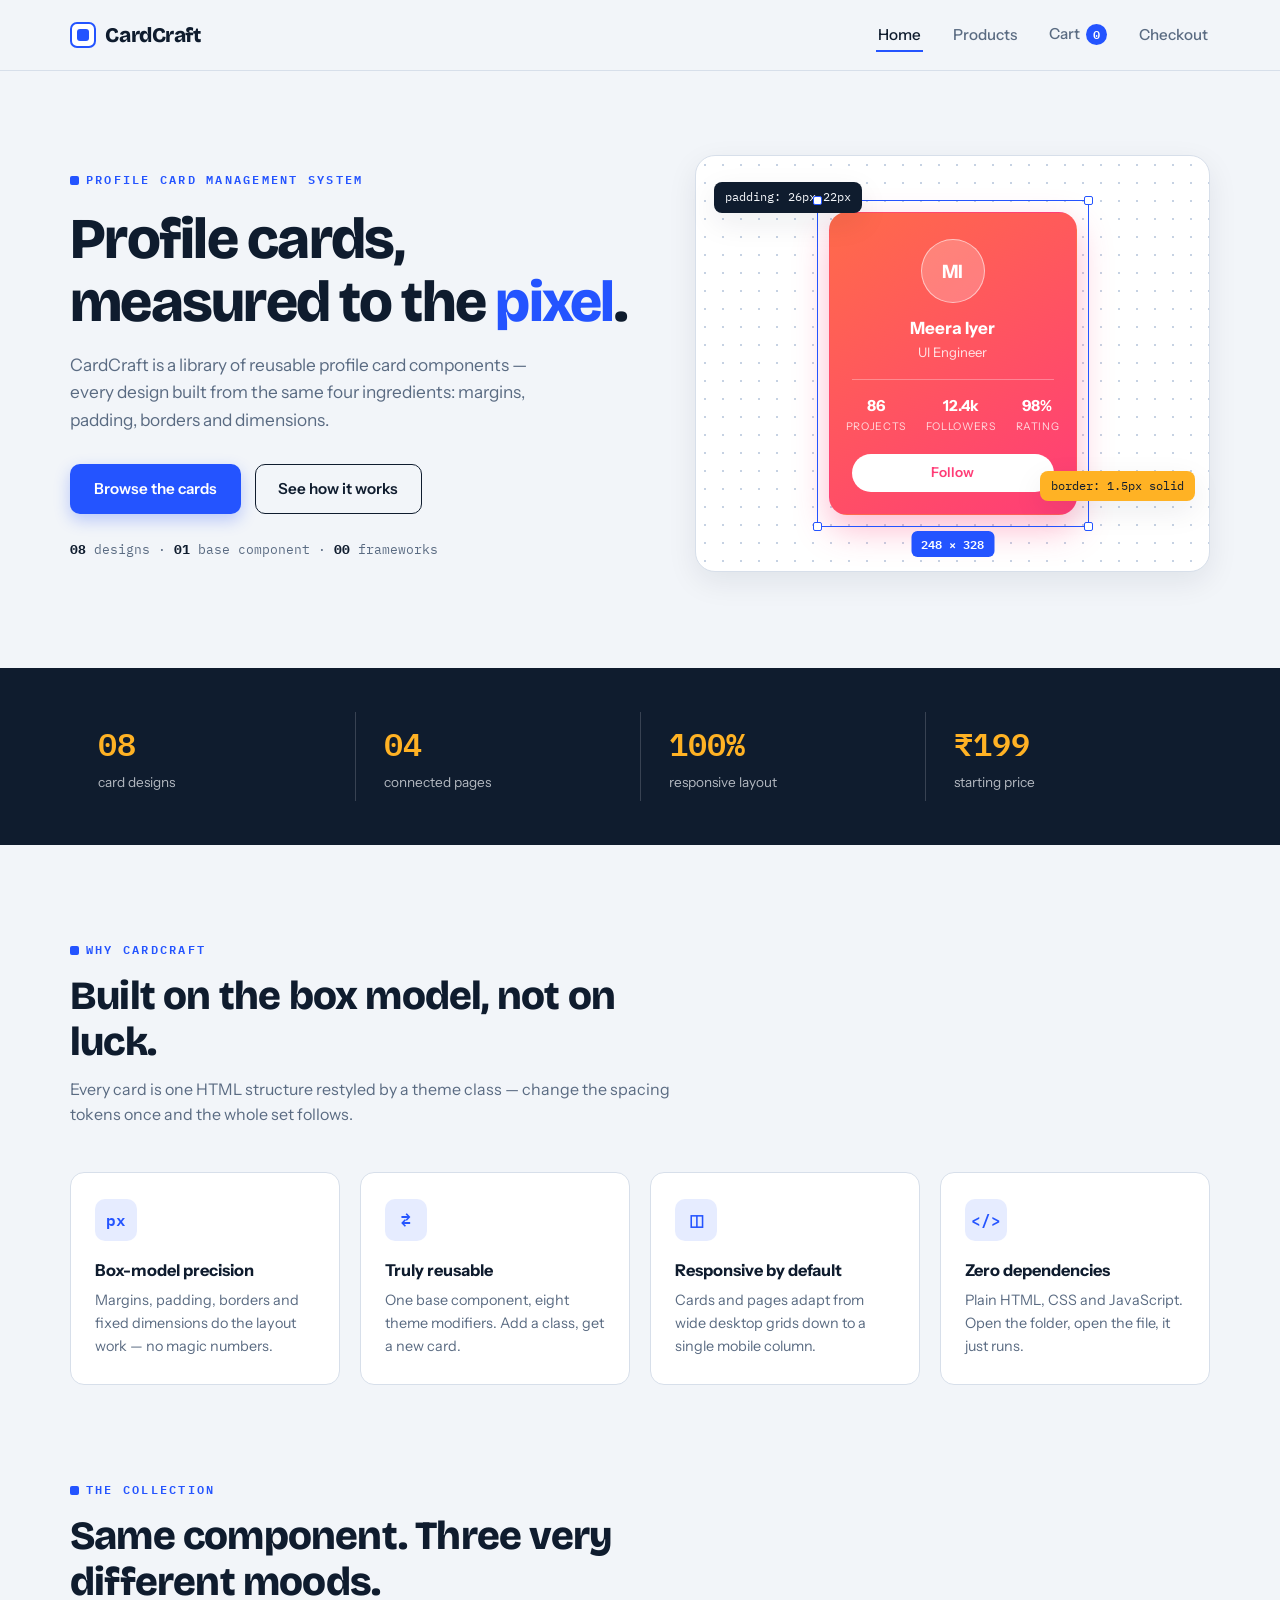
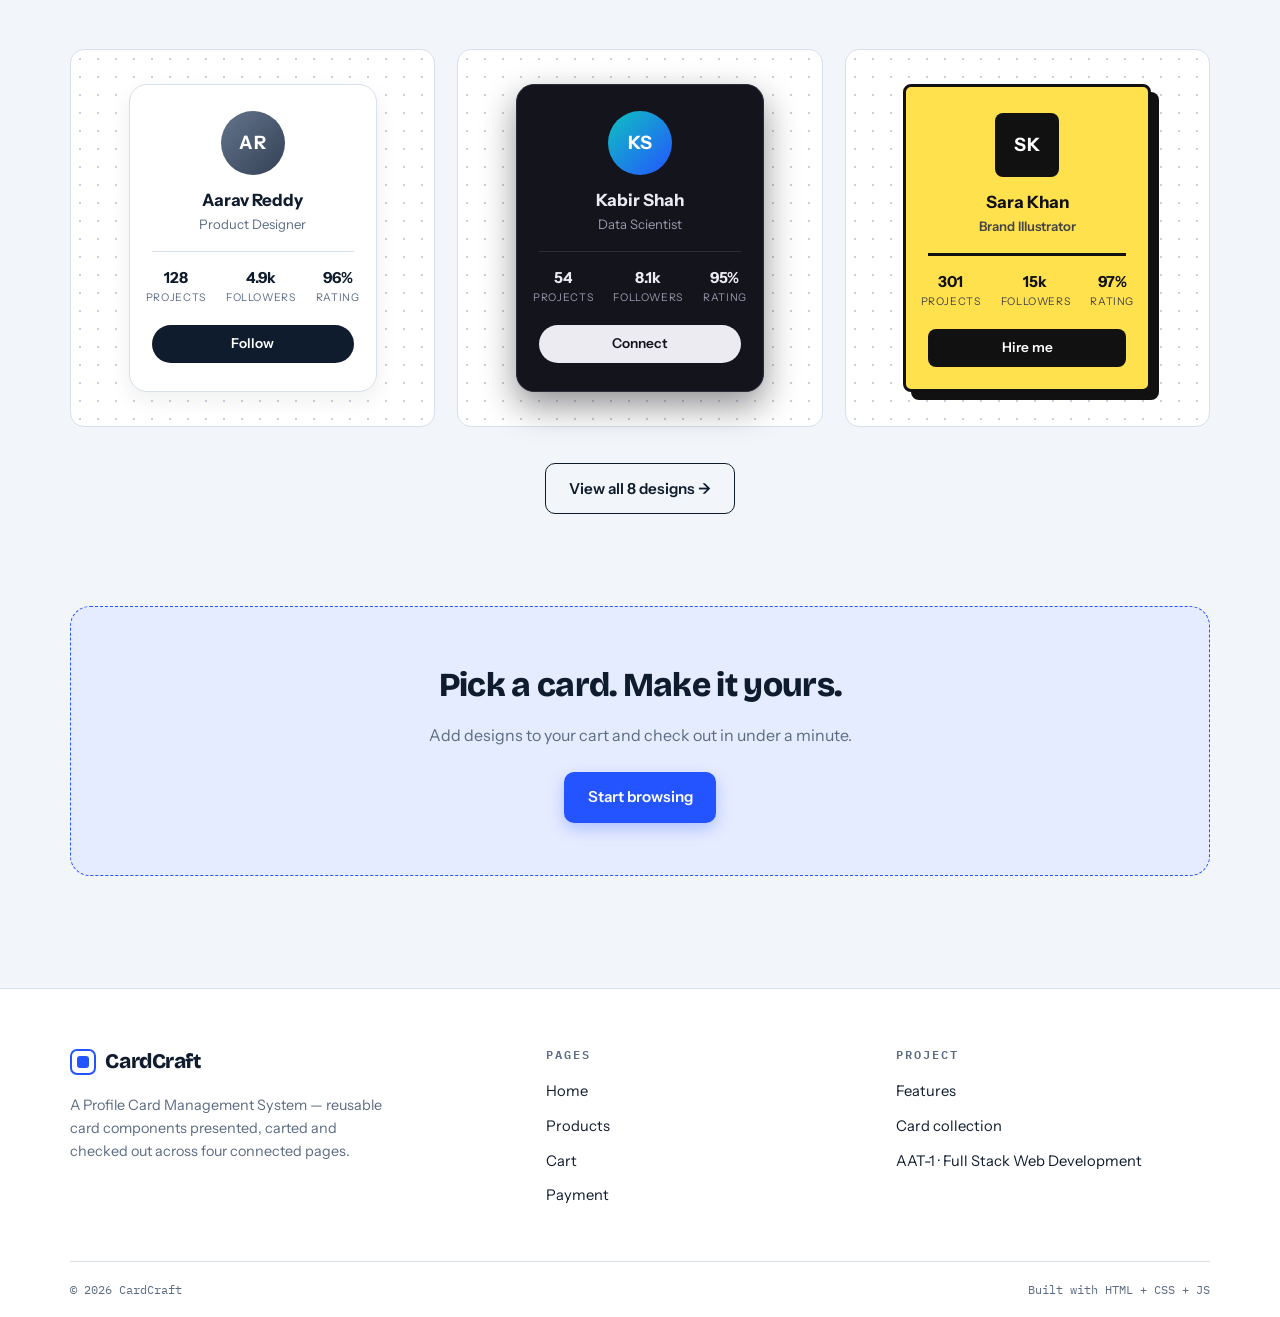
<file: index.html>
<!DOCTYPE html>
<html lang="en">
<head>
  <meta charset="UTF-8" />
  <meta name="viewport" content="width=device-width, initial-scale=1.0" />
  <title>CardCraft — Profile Card Management System</title>
  <meta name="description" content="A shop for reusable profile card components built with margins, padding, borders and dimensions." />
  <link rel="preconnect" href="https://fonts.googleapis.com" />
  <link rel="preconnect" href="https://fonts.gstatic.com" crossorigin />
  <link href="https://fonts.googleapis.com/css2?family=Bricolage+Grotesque:wght@600;800&family=IBM+Plex+Mono:wght@400;500;600&family=Instrument+Sans:wght@400;500;600;700&display=swap" rel="stylesheet" />
  <link rel="stylesheet" href="style.css" />
</head>
<body data-page="home">

  <!-- ═══════════ NAVBAR ═══════════ -->
  <header class="navbar">
    <div class="container nav-inner">
      <a href="index.html" class="brand"><span class="brand-mark"></span>CardCraft</a>
      <button class="burger" id="burger" aria-label="Open menu" aria-expanded="false">
        <span></span><span></span><span></span>
      </button>
      <ul class="nav-links" id="navLinks">
        <li><a href="index.html" class="active">Home</a></li>
        <li><a href="products.html">Products</a></li>
        <li><a href="cart.html" class="cart-link">Cart <span class="cart-badge" id="cartCount">0</span></a></li>
        <li><a href="payment.html">Checkout</a></li>
      </ul>
    </div>
  </header>

  <main>
    <!-- ═══════════ HERO ═══════════ -->
    <section class="hero">
      <div class="container hero-grid">
        <div>
          <span class="eyebrow">Profile Card Management System</span>
          <h1>Profile cards, measured to the <span class="accent">pixel</span>.</h1>
          <p class="hero-sub">
            CardCraft is a library of reusable profile card components — every design
            built from the same four ingredients: margins, padding, borders and dimensions.
          </p>
          <div class="hero-actions">
            <a href="products.html" class="btn btn-primary">Browse the cards</a>
            <a href="#features" class="btn btn-ghost">See how it works</a>
          </div>
          <p class="hero-note"><b>08</b> designs &middot; <b>01</b> base component &middot; <b>00</b> frameworks</p>
        </div>

        <!-- signature element: card on a design-tool canvas, selected -->
        <div class="canvas" aria-hidden="true">
          <div class="selection">
            <span class="handle tl"></span><span class="handle tr"></span>
            <span class="handle bl"></span><span class="handle br"></span>
            <div id="heroCard"></div>
            <span class="dim-tag">248 &times; 328</span>
          </div>
          <span class="spec-chip chip-1">padding: 26px 22px</span>
          <span class="spec-chip amber chip-2">border: 1.5px solid</span>
        </div>
      </div>
    </section>

    <!-- ═══════════ SPEC STRIP ═══════════ -->
    <section class="spec-strip">
      <div class="container spec-grid">
        <div class="spec-item"><b>08</b><span>card designs</span></div>
        <div class="spec-item"><b>04</b><span>connected pages</span></div>
        <div class="spec-item"><b>100%</b><span>responsive layout</span></div>
        <div class="spec-item"><b>&#8377;199</b><span>starting price</span></div>
      </div>
    </section>

    <!-- ═══════════ FEATURES ═══════════ -->
    <section class="section" id="features">
      <div class="container">
        <div class="section-head">
          <span class="eyebrow">Why CardCraft</span>
          <h2>Built on the box model, not on luck.</h2>
          <p>Every card is one HTML structure restyled by a theme class — change the
             spacing tokens once and the whole set follows.</p>
        </div>
        <div class="features-grid">
          <article class="feature">
            <div class="feature-icon">px</div>
            <h3>Box-model precision</h3>
            <p>Margins, padding, borders and fixed dimensions do the layout work — no magic numbers.</p>
          </article>
          <article class="feature">
            <div class="feature-icon">&#8644;</div>
            <h3>Truly reusable</h3>
            <p>One base component, eight theme modifiers. Add a class, get a new card.</p>
          </article>
          <article class="feature">
            <div class="feature-icon">&#9707;</div>
            <h3>Responsive by default</h3>
            <p>Cards and pages adapt from wide desktop grids down to a single mobile column.</p>
          </article>
          <article class="feature">
            <div class="feature-icon">&lt;/&gt;</div>
            <h3>Zero dependencies</h3>
            <p>Plain HTML, CSS and JavaScript. Open the folder, open the file, it just runs.</p>
          </article>
        </div>
      </div>
    </section>

    <!-- ═══════════ SHOWCASE ═══════════ -->
    <section class="section" style="padding-top:0;">
      <div class="container">
        <div class="section-head">
          <span class="eyebrow">The collection</span>
          <h2>Same component. Three very different moods.</h2>
        </div>
        <div class="showcase-grid" id="showcase">
          <!-- filled by js/script.js -->
        </div>
        <div class="showcase-more">
          <a href="products.html" class="btn btn-ghost">View all 8 designs &rarr;</a>
        </div>
      </div>
    </section>

    <!-- ═══════════ CTA ═══════════ -->
    <section class="section" style="padding-top:0;">
      <div class="container">
        <div class="cta-band">
          <h2>Pick a card. Make it yours.</h2>
          <p>Add designs to your cart and check out in under a minute.</p>
          <a href="products.html" class="btn btn-primary">Start browsing</a>
        </div>
      </div>
    </section>
  </main>

  <!-- ═══════════ FOOTER ═══════════ -->
  <footer class="footer">
    <div class="container">
      <div class="footer-grid">
        <div>
          <a href="index.html" class="brand"><span class="brand-mark"></span>CardCraft</a>
          <p class="footer-blurb">A Profile Card Management System — reusable card components
             presented, carted and checked out across four connected pages.</p>
        </div>
        <div>
          <h4>Pages</h4>
          <ul>
            <li><a href="index.html">Home</a></li>
            <li><a href="products.html">Products</a></li>
            <li><a href="cart.html">Cart</a></li>
            <li><a href="payment.html">Payment</a></li>
          </ul>
        </div>
        <div>
          <h4>Project</h4>
          <ul>
            <li><a href="#features">Features</a></li>
            <li><a href="products.html">Card collection</a></li>
            <li><a href="#">AAT-1 · Full Stack Web Development</a></li>
          </ul>
        </div>
      </div>
      <div class="footer-bottom">
        <span>&copy; 2026 CardCraft</span>
        <span>Built with HTML + CSS + JS</span>
      </div>
    </div>
  </footer>

  <div class="toast" id="toast" role="status" aria-live="polite"></div>
  <script src="script.js" defer></script>
</body>
</html>
</file>
<file: style.css>
/* ═══════════════════════════════════════════════════════════════
   CARDCRAFT — Profile Card Management System  (AAT-1)
   style.css — single shared stylesheet for all four pages
   Design language: "design-tool blueprint" — dotted canvas,
   selection outlines, and dimension labels, because this project
   is literally about margins, padding, borders and dimensions.
   ═══════════════════════════════════════════════════════════════ */

/* ───────────────────────── 1. Design tokens ───────────────────────── */
:root {
  /* palette */
  --paper: #f2f5f9;        /* blueprint paper background   */
  --panel: #ffffff;        /* raised surfaces              */
  --ink:   #0f1c2e;        /* primary text (deep navy)     */
  --muted: #5a6b82;        /* secondary text               */
  --line:  #d7dfea;        /* hairlines and borders        */
  --dot:   #c6d2e3;        /* canvas grid dots             */
  --blue:  #2454ff;        /* selection blue (accent)      */
  --blue-ink: #1b41e6;     /* accent hover                 */
  --blue-soft: #e6ecff;    /* accent tint                  */
  --amber: #ffb224;        /* highlight / badge            */
  --red:   #e5484d;        /* validation errors            */
  --green: #18a06a;        /* success                      */

  /* type */
  --font-display: "Bricolage Grotesque", "Arial Black", sans-serif;
  --font-body: "Instrument Sans", "Segoe UI", Arial, sans-serif;
  --font-mono: "IBM Plex Mono", "Courier New", monospace;

  /* geometry */
  --radius: 14px;
  --radius-sm: 10px;
  --shadow: 0 10px 30px rgba(15, 28, 46, 0.08);
  --shadow-lift: 0 16px 40px rgba(15, 28, 46, 0.14);
}

/* ───────────────────────── 2. Reset & base ───────────────────────── */
* { margin: 0; padding: 0; box-sizing: border-box; }

html { scroll-behavior: smooth; }

body {
  font-family: var(--font-body);
  background: var(--paper);
  color: var(--ink);
  line-height: 1.6;
  -webkit-font-smoothing: antialiased;
}

img { max-width: 100%; display: block; }
a { color: inherit; text-decoration: none; }
button { font-family: inherit; cursor: pointer; }
input, select { font-family: inherit; }

:focus-visible {
  outline: 2px solid var(--blue);
  outline-offset: 3px;
  border-radius: 4px;
}

.container { width: min(1140px, 92%); margin-inline: auto; }

/* mono eyebrow label used above every section heading */
.eyebrow {
  font-family: var(--font-mono);
  font-size: 0.78rem;
  font-weight: 600;
  letter-spacing: 0.18em;
  text-transform: uppercase;
  color: var(--blue);
  display: inline-flex;
  align-items: center;
  gap: 0.55em;
}
.eyebrow::before {
  content: "";
  width: 9px; height: 9px;
  background: var(--blue);
  border-radius: 2px;
}

.section { padding: 92px 0; }
.section-head { max-width: 620px; margin-bottom: 44px; }
.section-head h2 {
  font-family: var(--font-display);
  font-size: clamp(1.7rem, 3.4vw, 2.5rem);
  font-weight: 800;
  line-height: 1.15;
  letter-spacing: -0.02em;
  margin-top: 10px;
}
.section-head p { color: var(--muted); margin-top: 12px; }

/* ───────────────────────── 3. Buttons ───────────────────────── */
.btn {
  display: inline-flex;
  align-items: center;
  justify-content: center;
  gap: 0.5em;
  padding: 0.8em 1.5em;
  border-radius: var(--radius-sm);
  border: 1.5px solid transparent;
  font-weight: 600;
  font-size: 0.95rem;
  transition: transform 0.15s ease, background 0.15s ease, box-shadow 0.15s ease;
}
.btn:active { transform: translateY(1px); }

.btn-primary {
  background: var(--blue);
  color: #fff;
  box-shadow: 0 6px 16px rgba(36, 84, 255, 0.28);
}
.btn-primary:hover { background: var(--blue-ink); }

.btn-ghost {
  background: transparent;
  color: var(--ink);
  border-color: var(--ink);
}
.btn-ghost:hover { background: var(--ink); color: var(--paper); }

.btn-block { width: 100%; }
.btn[disabled] { opacity: 0.45; cursor: not-allowed; box-shadow: none; }

/* ───────────────────────── 4. Navbar ───────────────────────── */
.navbar {
  position: sticky;
  top: 0;
  z-index: 50;
  background: rgba(242, 245, 249, 0.88);
  backdrop-filter: blur(10px);
  border-bottom: 1.5px solid var(--line);
}
.nav-inner {
  display: flex;
  align-items: center;
  justify-content: space-between;
  padding: 16px 0;
}
.brand {
  font-family: var(--font-display);
  font-weight: 800;
  font-size: 1.3rem;
  letter-spacing: -0.02em;
  display: inline-flex;
  align-items: center;
  gap: 0.45em;
}
.brand-mark {
  width: 26px; height: 26px;
  border: 2px solid var(--blue);
  border-radius: 7px;
  position: relative;
  background: var(--panel);
}
.brand-mark::after {
  content: "";
  position: absolute;
  inset: 5px;
  background: var(--blue);
  border-radius: 3px;
}

.nav-links {
  display: flex;
  align-items: center;
  gap: 28px;
  list-style: none;
}
.nav-links a {
  font-weight: 500;
  font-size: 0.95rem;
  color: var(--muted);
  padding: 6px 2px;
  border-bottom: 2px solid transparent;
  transition: color 0.15s ease;
}
.nav-links a:hover { color: var(--ink); }
.nav-links a.active { color: var(--ink); border-bottom-color: var(--blue); }

.cart-link { position: relative; display: inline-flex; align-items: center; gap: 6px; }
.cart-badge {
  min-width: 21px; height: 21px;
  padding: 0 5px;
  border-radius: 999px;
  background: var(--blue);
  color: #fff;
  font-family: var(--font-mono);
  font-size: 0.72rem;
  font-weight: 600;
  display: inline-flex;
  align-items: center;
  justify-content: center;
}

.burger {
  display: none;
  flex-direction: column;
  gap: 5px;
  background: none;
  border: 1.5px solid var(--line);
  border-radius: 8px;
  padding: 9px 10px;
}
.burger span { width: 20px; height: 2px; background: var(--ink); border-radius: 2px; }

/* ───────────────────────── 5. Hero (landing) ───────────────────────── */
.hero { padding: 84px 0 96px; overflow: hidden; }
.hero-grid {
  display: grid;
  grid-template-columns: 1.05fr 0.95fr;
  gap: 56px;
  align-items: center;
}
.hero h1 {
  font-family: var(--font-display);
  font-size: clamp(2.3rem, 5vw, 3.6rem);
  font-weight: 800;
  line-height: 1.08;
  letter-spacing: -0.03em;
  margin-top: 16px;
}
.hero h1 .accent { color: var(--blue); }
.hero-sub { color: var(--muted); font-size: 1.08rem; max-width: 480px; margin-top: 18px; }
.hero-actions { display: flex; gap: 14px; margin-top: 30px; flex-wrap: wrap; }
.hero-note {
  margin-top: 26px;
  font-family: var(--font-mono);
  font-size: 0.8rem;
  color: var(--muted);
}
.hero-note b { color: var(--ink); }

/* the "canvas" — dotted grid stage that holds the signature card */
.canvas {
  position: relative;
  border: 1.5px solid var(--line);
  border-radius: 20px;
  background-color: var(--panel);
  background-image: radial-gradient(var(--dot) 1.2px, transparent 1.2px);
  background-size: 18px 18px;
  padding: 56px 40px;
  display: flex;
  justify-content: center;
  box-shadow: var(--shadow);
}

/* selection frame — the Figma-style outline + handles + dimensions */
.selection { position: relative; }
.selection::before {
  content: "";
  position: absolute;
  inset: -12px;
  border: 1.5px solid var(--blue);
  border-radius: 4px;
  pointer-events: none;
}
.handle {
  position: absolute;
  width: 9px; height: 9px;
  background: #fff;
  border: 1.5px solid var(--blue);
  border-radius: 2px;
  z-index: 2;
}
.handle.tl { top: -16px; left: -16px; }
.handle.tr { top: -16px; right: -16px; }
.handle.bl { bottom: -16px; left: -16px; }
.handle.br { bottom: -16px; right: -16px; }

.dim-tag {
  position: absolute;
  left: 50%;
  bottom: -42px;
  transform: translateX(-50%);
  background: var(--blue);
  color: #fff;
  font-family: var(--font-mono);
  font-size: 0.72rem;
  font-weight: 600;
  padding: 4px 10px;
  border-radius: 6px;
  white-space: nowrap;
}

/* floating spec chips around the hero card */
.spec-chip {
  position: absolute;
  background: var(--ink);
  color: var(--paper);
  font-family: var(--font-mono);
  font-size: 0.72rem;
  padding: 6px 11px;
  border-radius: 8px;
  box-shadow: var(--shadow);
  white-space: nowrap;
}
.spec-chip.amber { background: var(--amber); color: var(--ink); }
.chip-1 { top: 26px; left: 18px; }
.chip-2 { bottom: 70px; right: 14px; }

@keyframes floaty {
  0%, 100% { transform: translateY(0); }
  50% { transform: translateY(-7px); }
}
.canvas .selection { animation: floaty 5.5s ease-in-out infinite; }
@media (prefers-reduced-motion: reduce) {
  .canvas .selection { animation: none; }
  html { scroll-behavior: auto; }
}

/* ───────────────────────── 6. Spec strip (stats) ───────────────────────── */
.spec-strip { background: var(--ink); color: var(--paper); }
.spec-grid {
  display: grid;
  grid-template-columns: repeat(4, 1fr);
  padding: 44px 0;
}
.spec-item {
  padding: 6px 28px;
  border-left: 1.5px solid rgba(242, 245, 249, 0.18);
}
.spec-item:first-child { border-left: none; }
.spec-item b {
  display: block;
  font-family: var(--font-mono);
  font-size: 2rem;
  font-weight: 600;
  color: var(--amber);
}
.spec-item span { font-size: 0.85rem; color: rgba(242, 245, 249, 0.72); }

/* ───────────────────────── 7. Feature cards ───────────────────────── */
.features-grid {
  display: grid;
  grid-template-columns: repeat(4, 1fr);
  gap: 20px;
}
.feature {
  background: var(--panel);
  border: 1.5px solid var(--line);
  border-radius: var(--radius);
  padding: 26px 24px;
  transition: transform 0.18s ease, box-shadow 0.18s ease, border-color 0.18s ease;
}
.feature:hover {
  transform: translateY(-4px);
  box-shadow: var(--shadow-lift);
  border-color: var(--blue);
}
.feature-icon {
  width: 42px; height: 42px;
  border-radius: 10px;
  background: var(--blue-soft);
  color: var(--blue);
  display: grid;
  place-items: center;
  font-family: var(--font-mono);
  font-weight: 600;
  margin-bottom: 16px;
}
.feature h3 { font-size: 1.02rem; font-weight: 700; margin-bottom: 6px; }
.feature p { font-size: 0.9rem; color: var(--muted); }

/* ───────────────────────── 8. Showcase (landing preview) ───────────────────────── */
.showcase-grid {
  display: grid;
  grid-template-columns: repeat(3, 1fr);
  gap: 22px;
}
.showcase-cell {
  border: 1.5px solid var(--line);
  border-radius: var(--radius);
  background-color: var(--panel);
  background-image: radial-gradient(var(--dot) 1.2px, transparent 1.2px);
  background-size: 18px 18px;
  padding: 34px 20px;
  display: flex;
  justify-content: center;
}
.showcase-more { text-align: center; margin-top: 36px; }

/* ───────────────────────── 9. CTA band ───────────────────────── */
.cta-band {
  border: 1.5px dashed var(--blue);
  border-radius: 20px;
  background: var(--blue-soft);
  padding: 52px 40px;
  text-align: center;
}
.cta-band h2 {
  font-family: var(--font-display);
  font-size: clamp(1.5rem, 3vw, 2.1rem);
  font-weight: 800;
  letter-spacing: -0.02em;
}
.cta-band p { color: var(--muted); margin: 10px 0 24px; }

/* ───────────────────────── 10. Page hero (inner pages) ───────────────────────── */
.page-head { padding: 60px 0 8px; }
.page-head h1 {
  font-family: var(--font-display);
  font-size: clamp(1.9rem, 4vw, 2.7rem);
  font-weight: 800;
  letter-spacing: -0.02em;
  margin-top: 12px;
}
.page-head p { color: var(--muted); margin-top: 10px; max-width: 560px; }

/* ───────────────────────── 11. Product grid ───────────────────────── */
.filter-row {
  display: flex;
  gap: 10px;
  flex-wrap: wrap;
  margin: 30px 0 34px;
}
.chip {
  font-family: var(--font-mono);
  font-size: 0.8rem;
  font-weight: 500;
  padding: 8px 16px;
  border-radius: 999px;
  border: 1.5px solid var(--line);
  background: var(--panel);
  color: var(--muted);
  transition: all 0.15s ease;
}
.chip:hover { border-color: var(--blue); color: var(--blue); }
.chip.active { background: var(--ink); border-color: var(--ink); color: var(--paper); }

.product-grid {
  display: grid;
  grid-template-columns: repeat(auto-fill, minmax(300px, 1fr));
  gap: 24px;
  padding-bottom: 96px;
}
.product {
  background: var(--panel);
  border: 1.5px solid var(--line);
  border-radius: var(--radius);
  overflow: hidden;
  display: flex;
  flex-direction: column;
  transition: transform 0.18s ease, box-shadow 0.18s ease;
}
.product:hover { transform: translateY(-5px); box-shadow: var(--shadow-lift); }

/* stage = dotted canvas where the live card component is rendered */
.product-stage {
  background-color: var(--paper);
  background-image: radial-gradient(var(--dot) 1.2px, transparent 1.2px);
  background-size: 16px 16px;
  border-bottom: 1.5px solid var(--line);
  padding: 34px 18px;
  display: flex;
  justify-content: center;
  position: relative;
}
/* hover = "select the layer": outline + dimension tag appear */
.product-stage .hover-frame {
  position: absolute;
  inset: 14px;
  border: 1.5px solid var(--blue);
  border-radius: 6px;
  opacity: 0;
  transition: opacity 0.18s ease;
  pointer-events: none;
}
.product-stage .hover-dims {
  position: absolute;
  top: 20px;
  right: 22px;
  background: var(--blue);
  color: #fff;
  font-family: var(--font-mono);
  font-size: 0.68rem;
  font-weight: 600;
  padding: 3px 8px;
  border-radius: 5px;
  opacity: 0;
  transition: opacity 0.18s ease;
  pointer-events: none;
}
.product:hover .hover-frame,
.product:hover .hover-dims { opacity: 1; }

.product-info { padding: 20px 22px 22px; display: flex; flex-direction: column; gap: 6px; flex: 1; }
.product-info h3 { font-size: 1.08rem; font-weight: 700; }
.product-info .tagline { font-size: 0.88rem; color: var(--muted); flex: 1; }
.product-meta {
  display: flex;
  align-items: center;
  justify-content: space-between;
  margin-top: 14px;
}
.price {
  font-family: var(--font-mono);
  font-weight: 600;
  font-size: 1.1rem;
}
.add-btn {
  background: var(--ink);
  color: var(--paper);
  border: none;
  border-radius: var(--radius-sm);
  padding: 0.65em 1.2em;
  font-weight: 600;
  font-size: 0.88rem;
  transition: background 0.15s ease, transform 0.15s ease;
}
.add-btn:hover { background: var(--blue); }
.add-btn.added { background: var(--green); }
.add-btn:active { transform: scale(0.96); }

/* ═══════════════════════════════════════════════════════════════
   12. THE PROFILE CARD COMPONENT  (.pcard)
   One reusable base class + eight theme modifiers.
   This block is the heart of the assignment: every theme is built
   from margins, padding, borders, dimensions and box shadows.
   ═══════════════════════════════════════════════════════════════ */
.pcard {
  width: 248px;                 /* fixed dimension            */
  padding: 26px 22px 22px;      /* inner spacing              */
  border: 1.5px solid var(--line);
  border-radius: 18px;
  background: #fff;
  display: flex;
  flex-direction: column;
  align-items: center;
  text-align: center;
  font-family: var(--font-body);
}
.pcard-cover { display: none; }  /* only some themes use a cover strip */
.pcard-avatar {
  width: 64px; height: 64px;
  border-radius: 50%;
  display: grid;
  place-items: center;
  color: #fff;
  font-weight: 700;
  font-size: 1.15rem;
  letter-spacing: 0.02em;
  background: linear-gradient(135deg, #64748b, #334155);
  margin-bottom: 14px;          /* margin separates avatar from name */
}
.pcard-name { font-size: 1.06rem; font-weight: 700; line-height: 1.3; }
.pcard-role { font-size: 0.82rem; color: var(--muted); margin-top: 3px; }
.pcard-stats {
  display: flex;
  justify-content: center;
  gap: 20px;
  margin: 16px 0 18px;
  padding-top: 14px;
  border-top: 1.5px solid var(--line);
  width: 100%;
}
.pcard-stats div { display: flex; flex-direction: column; }
.pcard-stats b { font-size: 0.95rem; font-weight: 700; }
.pcard-stats span { font-size: 0.66rem; text-transform: uppercase; letter-spacing: 0.06em; color: var(--muted); }
.pcard-btn {
  display: inline-block;
  width: 100%;
  padding: 0.62em 1em;
  border-radius: 999px;
  background: var(--ink);
  color: #fff;
  font-weight: 600;
  font-size: 0.85rem;
}

/* — theme 1 · Minimal Classic — */
.t-minimal { box-shadow: 0 8px 22px rgba(15, 28, 46, 0.07); }

/* — theme 2 · Sunset Gradient — */
.t-gradient {
  background: linear-gradient(145deg, #ff6b4a, #ff3d77);
  border-color: transparent;
  color: #fff;
  box-shadow: 0 14px 34px rgba(255, 61, 119, 0.35);
}
.t-gradient .pcard-role { color: rgba(255, 255, 255, 0.85); }
.t-gradient .pcard-stats { border-top-color: rgba(255, 255, 255, 0.3); }
.t-gradient .pcard-stats span { color: rgba(255, 255, 255, 0.8); }
.t-gradient .pcard-avatar { background: rgba(255, 255, 255, 0.22); border: 1.5px solid rgba(255, 255, 255, 0.55); }
.t-gradient .pcard-btn { background: #fff; color: #ff3d77; }

/* — theme 3 · Dark Mode Pro — */
.t-dark {
  background: #14141c;
  border-color: #2b2b3a;
  color: #ecebf2;
  box-shadow: 0 14px 34px rgba(10, 10, 18, 0.45);
}
.t-dark .pcard-role { color: #9a99ad; }
.t-dark .pcard-stats { border-top-color: #2b2b3a; }
.t-dark .pcard-stats span { color: #9a99ad; }
.t-dark .pcard-avatar { background: linear-gradient(135deg, #0fc2c0, #2454ff); }
.t-dark .pcard-btn { background: #ecebf2; color: #14141c; }

/* — theme 4 · Glass Aurora — */
.t-glass {
  background: rgba(255, 255, 255, 0.16);
  backdrop-filter: blur(14px);
  -webkit-backdrop-filter: blur(14px);
  border: 1.5px solid rgba(255, 255, 255, 0.5);
  color: #fff;
  box-shadow: 0 16px 40px rgba(20, 40, 90, 0.35);
}
.t-glass .pcard-role { color: rgba(255, 255, 255, 0.85); }
.t-glass .pcard-stats { border-top-color: rgba(255, 255, 255, 0.35); }
.t-glass .pcard-stats span { color: rgba(255, 255, 255, 0.8); }
.t-glass .pcard-avatar { background: rgba(255, 255, 255, 0.25); border: 1.5px solid rgba(255, 255, 255, 0.6); }
.t-glass .pcard-btn { background: #fff; color: #4338ca; }
/* aurora backdrop behind the glass card */
.stage-glass {
  background-image: linear-gradient(135deg, #0fc2c0, #5d5fef 55%, #9b5cf6) !important;
  background-size: cover !important;
}

/* — theme 5 · Corporate Edge — */
.t-corporate { padding-top: 0; overflow: hidden; }
.t-corporate .pcard-cover {
  display: block;
  width: calc(100% + 44px);     /* stretch past the padding      */
  margin: 0 -22px;              /* negative margin trick          */
  height: 62px;
  background: #1f3a5f;
}
.t-corporate .pcard-avatar {
  margin-top: -31px;            /* overlap the cover strip        */
  border: 3px solid #fff;
  background: linear-gradient(135deg, #33557f, #1f3a5f);
}
.t-corporate .pcard-btn { background: #1f3a5f; }

/* — theme 6 · Neo Brutalist — */
.t-brutal {
  background: #ffe14d;
  border: 3px solid #111;
  border-radius: 8px;
  box-shadow: 8px 8px 0 #111;
  color: #111;
}
.t-brutal .pcard-role { color: #444; font-weight: 600; }
.t-brutal .pcard-stats { border-top: 3px solid #111; }
.t-brutal .pcard-stats span { color: #444; }
.t-brutal .pcard-avatar { background: #111; border-radius: 8px; }
.t-brutal .pcard-btn { background: #111; border-radius: 8px; }

/* — theme 7 · Pastel Bloom — */
.t-pastel {
  background: #fff0f3;
  border-color: #f6c6d3;
  border-radius: 26px;
  box-shadow: 0 10px 26px rgba(232, 106, 146, 0.2);
}
.t-pastel .pcard-avatar { background: linear-gradient(135deg, #f99bb6, #e86a92); }
.t-pastel .pcard-stats { border-top-color: #f6c6d3; }
.t-pastel .pcard-btn { background: #e86a92; }

/* — theme 8 · Dev Terminal — */
.t-terminal {
  background: #0b1220;
  border-color: #1e3a2f;
  border-radius: 12px;
  color: #d7fbe8;
  font-family: var(--font-mono);
  box-shadow: 0 14px 34px rgba(4, 12, 8, 0.5);
}
.t-terminal .pcard-role { color: #34d399; font-size: 0.76rem; }
.t-terminal .pcard-stats { border-top: 1.5px dashed #1e3a2f; }
.t-terminal .pcard-stats span { color: #6ee7b7; }
.t-terminal .pcard-avatar { background: linear-gradient(135deg, #10b981, #047857); border-radius: 10px; }
.t-terminal .pcard-btn { background: transparent; border: 1.5px solid #34d399; color: #34d399; border-radius: 8px; }

/* ───────────────────────── 13. Cart page ───────────────────────── */
.cart-layout {
  display: grid;
  grid-template-columns: 1fr 350px;
  gap: 28px;
  align-items: start;
  padding: 34px 0 96px;
}
.cart-list {
  background: var(--panel);
  border: 1.5px solid var(--line);
  border-radius: var(--radius);
  overflow: hidden;
}
.cart-row {
  display: grid;
  grid-template-columns: 58px 1fr auto auto auto;
  gap: 18px;
  align-items: center;
  padding: 18px 22px;
  border-bottom: 1.5px solid var(--line);
}
.cart-row:last-child { border-bottom: none; }
.swatch {
  width: 54px; height: 54px;
  border-radius: 12px;
  border: 1.5px solid var(--line);
}
.sw-minimal   { background: #fff; }
.sw-gradient  { background: linear-gradient(145deg, #ff6b4a, #ff3d77); }
.sw-dark      { background: #14141c; }
.sw-glass     { background: linear-gradient(135deg, #0fc2c0, #5d5fef); }
.sw-corporate { background: #1f3a5f; }
.sw-brutal    { background: #ffe14d; border: 2px solid #111; }
.sw-pastel    { background: #fdd4de; }
.sw-terminal  { background: #0b1220; border-color: #1e3a2f; }

.cart-item-name { font-weight: 700; font-size: 0.98rem; }
.cart-item-price { font-family: var(--font-mono); font-size: 0.8rem; color: var(--muted); }

.qty {
  display: inline-flex;
  align-items: center;
  border: 1.5px solid var(--line);
  border-radius: 999px;
  overflow: hidden;
}
.qty button {
  width: 32px; height: 32px;
  border: none;
  background: transparent;
  font-size: 1rem;
  font-weight: 600;
  color: var(--ink);
  transition: background 0.12s ease;
}
.qty button:hover { background: var(--blue-soft); color: var(--blue); }
.qty output {
  min-width: 30px;
  text-align: center;
  font-family: var(--font-mono);
  font-size: 0.9rem;
  font-weight: 600;
}
.line-total { font-family: var(--font-mono); font-weight: 600; min-width: 74px; text-align: right; }
.remove-btn {
  width: 32px; height: 32px;
  border: 1.5px solid var(--line);
  border-radius: 8px;
  background: transparent;
  color: var(--muted);
  font-size: 0.95rem;
  transition: all 0.12s ease;
}
.remove-btn:hover { border-color: var(--red); color: var(--red); background: #fdecec; }

/* summary panel — styled like a spec / invoice sheet */
.summary {
  background: var(--panel);
  border: 1.5px solid var(--line);
  border-radius: var(--radius);
  padding: 26px 24px;
  position: sticky;
  top: 92px;
}
.summary h3 {
  font-family: var(--font-mono);
  font-size: 0.8rem;
  font-weight: 600;
  letter-spacing: 0.16em;
  text-transform: uppercase;
  color: var(--muted);
  padding-bottom: 14px;
  border-bottom: 1.5px dashed var(--line);
  margin-bottom: 16px;
}
.summary-line {
  display: flex;
  justify-content: space-between;
  font-size: 0.92rem;
  color: var(--muted);
  margin-bottom: 10px;
}
.summary-line span:last-child { font-family: var(--font-mono); color: var(--ink); }
.summary-total {
  display: flex;
  justify-content: space-between;
  align-items: baseline;
  border-top: 1.5px dashed var(--line);
  padding-top: 14px;
  margin: 14px 0 20px;
  font-weight: 700;
}
.summary-total span:last-child { font-family: var(--font-mono); font-size: 1.3rem; }
.summary-note {
  margin-top: 14px;
  font-size: 0.78rem;
  color: var(--muted);
  text-align: center;
}

/* empty state — an invitation to act */
.empty-state {
  border: 1.5px dashed var(--line);
  border-radius: 20px;
  background: var(--panel);
  text-align: center;
  padding: 76px 30px;
  margin: 34px 0 96px;
}
.empty-mark {
  width: 66px; height: 66px;
  margin: 0 auto 20px;
  border: 1.5px dashed var(--blue);
  border-radius: 16px;
  display: grid;
  place-items: center;
  font-family: var(--font-mono);
  font-size: 1.4rem;
  color: var(--blue);
}
.empty-state h2 { font-family: var(--font-display); font-weight: 800; font-size: 1.5rem; }
.empty-state p { color: var(--muted); margin: 8px 0 24px; }

/* ───────────────────────── 14. Payment page ───────────────────────── */
.pay-layout {
  display: grid;
  grid-template-columns: 1.15fr 0.85fr;
  gap: 28px;
  align-items: start;
  padding: 34px 0 96px;
}
.pay-form {
  background: var(--panel);
  border: 1.5px solid var(--line);
  border-radius: var(--radius);
  padding: 30px 28px;
}
.pay-form fieldset { border: none; margin-bottom: 26px; }
.pay-form legend {
  font-family: var(--font-mono);
  font-size: 0.8rem;
  font-weight: 600;
  letter-spacing: 0.16em;
  text-transform: uppercase;
  color: var(--blue);
  margin-bottom: 16px;
}
.form-grid { display: grid; grid-template-columns: 1fr 1fr; gap: 16px; }
.field { display: flex; flex-direction: column; }
.field.full { grid-column: 1 / -1; }
.field label { font-size: 0.85rem; font-weight: 600; margin-bottom: 6px; }
.field input {
  padding: 12px 14px;
  border: 1.5px solid var(--line);
  border-radius: var(--radius-sm);
  font-size: 0.95rem;
  background: var(--paper);
  transition: border-color 0.15s ease, box-shadow 0.15s ease;
}
.field input:focus {
  outline: none;
  border-color: var(--blue);
  box-shadow: 0 0 0 3px rgba(36, 84, 255, 0.15);
}
.field input.mono { font-family: var(--font-mono); letter-spacing: 0.04em; }
.field input.invalid { border-color: var(--red); background: #fff7f7; }
.err {
  font-size: 0.76rem;
  color: var(--red);
  margin-top: 5px;
  min-height: 1em;
  visibility: hidden;
}
.err.show { visibility: visible; }
.accepted {
  font-family: var(--font-mono);
  font-size: 0.72rem;
  color: var(--muted);
  letter-spacing: 0.08em;
  margin-top: -6px;
  margin-bottom: 16px;
}

/* order summary items on payment page */
.mini-item {
  display: flex;
  align-items: center;
  gap: 12px;
  margin-bottom: 12px;
  font-size: 0.9rem;
}
.mini-item .swatch { width: 38px; height: 38px; border-radius: 9px; }
.mini-item .m-name { flex: 1; font-weight: 600; }
.mini-item .m-qty { font-family: var(--font-mono); font-size: 0.78rem; color: var(--muted); }
.mini-item .m-price { font-family: var(--font-mono); font-weight: 600; }

/* ───────────────────────── 15. Toast & modal ───────────────────────── */
.toast {
  position: fixed;
  left: 50%;
  bottom: 28px;
  transform: translate(-50%, 80px);
  background: var(--ink);
  color: var(--paper);
  padding: 12px 22px;
  border-radius: 12px;
  font-size: 0.9rem;
  font-weight: 500;
  box-shadow: var(--shadow-lift);
  opacity: 0;
  transition: transform 0.25s ease, opacity 0.25s ease;
  z-index: 90;
  pointer-events: none;
}
.toast.show { transform: translate(-50%, 0); opacity: 1; }

.modal-overlay {
  position: fixed;
  inset: 0;
  background: rgba(15, 28, 46, 0.55);
  backdrop-filter: blur(4px);
  display: none;
  align-items: center;
  justify-content: center;
  z-index: 100;
  padding: 20px;
}
.modal-overlay.show { display: flex; }
.modal {
  background: var(--panel);
  border-radius: 20px;
  padding: 44px 38px;
  max-width: 420px;
  width: 100%;
  text-align: center;
  animation: pop 0.3s ease;
}
@keyframes pop {
  from { transform: scale(0.85); opacity: 0; }
  to   { transform: scale(1); opacity: 1; }
}
.check-mark {
  width: 72px; height: 72px;
  margin: 0 auto 20px;
  border-radius: 50%;
  background: var(--green);
  color: #fff;
  font-size: 2rem;
  display: grid;
  place-items: center;
}
.modal h2 { font-family: var(--font-display); font-weight: 800; font-size: 1.5rem; }
.modal .order-id {
  font-family: var(--font-mono);
  font-size: 0.85rem;
  background: var(--paper);
  border: 1.5px dashed var(--line);
  border-radius: 8px;
  display: inline-block;
  padding: 6px 14px;
  margin: 14px 0 8px;
}
.modal p { color: var(--muted); font-size: 0.92rem; margin-bottom: 22px; }

/* ───────────────────────── 16. Footer ───────────────────────── */
.footer {
  border-top: 1.5px solid var(--line);
  background: var(--panel);
  padding: 56px 0 0;
  margin-top: 20px;
}
.footer-grid {
  display: grid;
  grid-template-columns: 1.4fr 1fr 1fr;
  gap: 36px;
  padding-bottom: 44px;
}
.footer-blurb { color: var(--muted); font-size: 0.9rem; max-width: 320px; margin-top: 12px; }
.footer h4 {
  font-family: var(--font-mono);
  font-size: 0.76rem;
  font-weight: 600;
  letter-spacing: 0.16em;
  text-transform: uppercase;
  color: var(--muted);
  margin-bottom: 14px;
}
.footer ul { list-style: none; }
.footer li { margin-bottom: 9px; }
.footer li a { font-size: 0.92rem; color: var(--ink); }
.footer li a:hover { color: var(--blue); }
.footer-bottom {
  border-top: 1.5px solid var(--line);
  padding: 18px 0;
  display: flex;
  justify-content: space-between;
  gap: 12px;
  flex-wrap: wrap;
  font-family: var(--font-mono);
  font-size: 0.76rem;
  color: var(--muted);
}

/* ───────────────────────── 17. Responsive ───────────────────────── */
@media (max-width: 980px) {
  .hero-grid { grid-template-columns: 1fr; gap: 48px; }
  .hero { padding: 60px 0 76px; }
  .features-grid { grid-template-columns: repeat(2, 1fr); }
  .showcase-grid { grid-template-columns: repeat(2, 1fr); }
  .showcase-cell:last-child { display: none; }
  .cart-layout, .pay-layout { grid-template-columns: 1fr; }
  .summary { position: static; }
}

@media (max-width: 820px) {
  .burger { display: flex; }
  .nav-links {
    position: absolute;
    top: 100%;
    left: 0;
    right: 0;
    background: var(--panel);
    border-bottom: 1.5px solid var(--line);
    flex-direction: column;
    align-items: flex-start;
    gap: 0;
    padding: 10px 4%;
    display: none;
  }
  .nav-links.open { display: flex; }
  .nav-links li { width: 100%; }
  .nav-links a { display: block; padding: 13px 4px; width: 100%; }
  .spec-grid { grid-template-columns: repeat(2, 1fr); row-gap: 26px; }
  .spec-item:nth-child(3) { border-left: none; }
}

@media (max-width: 620px) {
  .section { padding: 66px 0; }
  .features-grid, .showcase-grid { grid-template-columns: 1fr; }
  .showcase-cell:last-child { display: flex; }
  .form-grid { grid-template-columns: 1fr; }
  .cart-row {
    grid-template-columns: 46px 1fr auto;
    grid-template-areas:
      "sw name remove"
      "sw qty  total";
    row-gap: 12px;
  }
  .swatch { grid-area: sw; width: 46px; height: 46px; }
  .cart-item-info { grid-area: name; }
  .qty { grid-area: qty; justify-self: start; }
  .line-total { grid-area: total; }
  .remove-btn { grid-area: remove; justify-self: end; }
  .footer-grid { grid-template-columns: 1fr; gap: 28px; }
  .canvas { padding: 46px 18px; }
  .chip-2 { bottom: 46px; right: 6px; }
  .spec-item { padding: 6px 16px; }
  .spec-item b { font-size: 1.6rem; }
}
</file>
